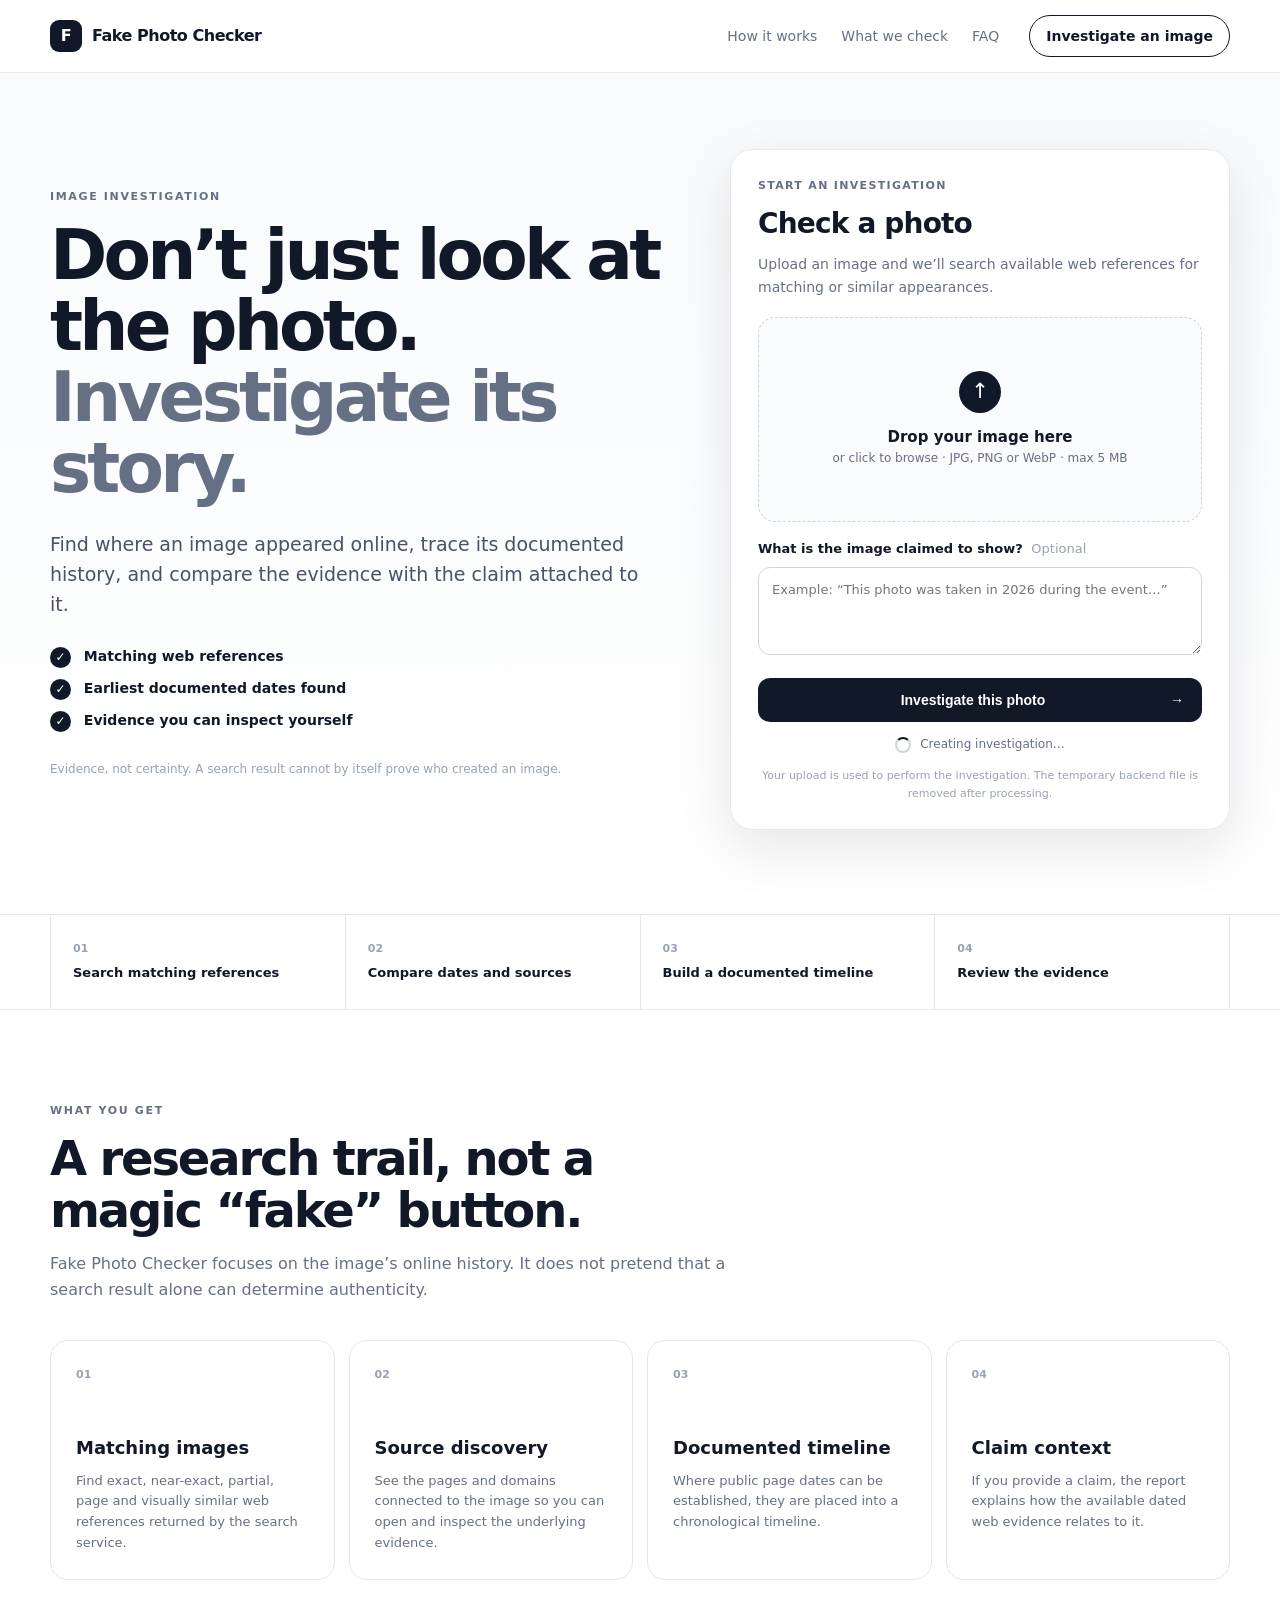
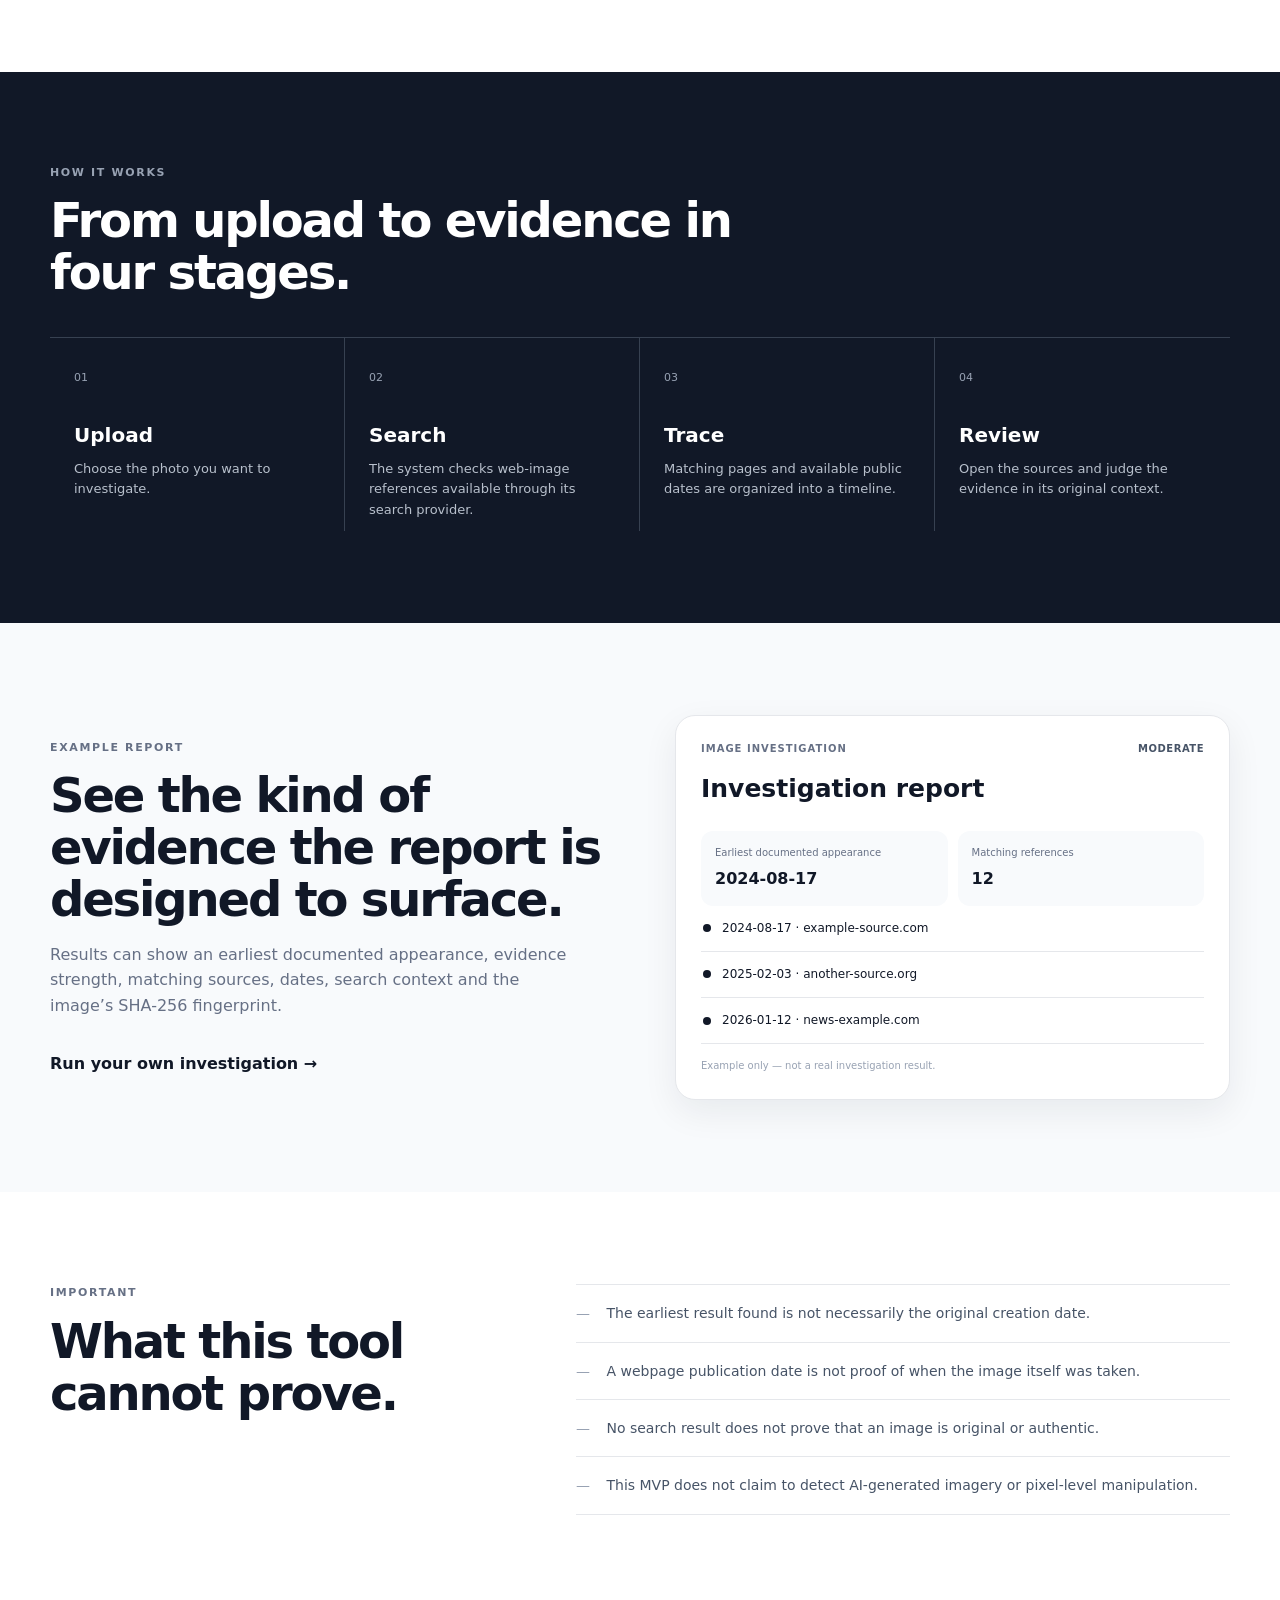
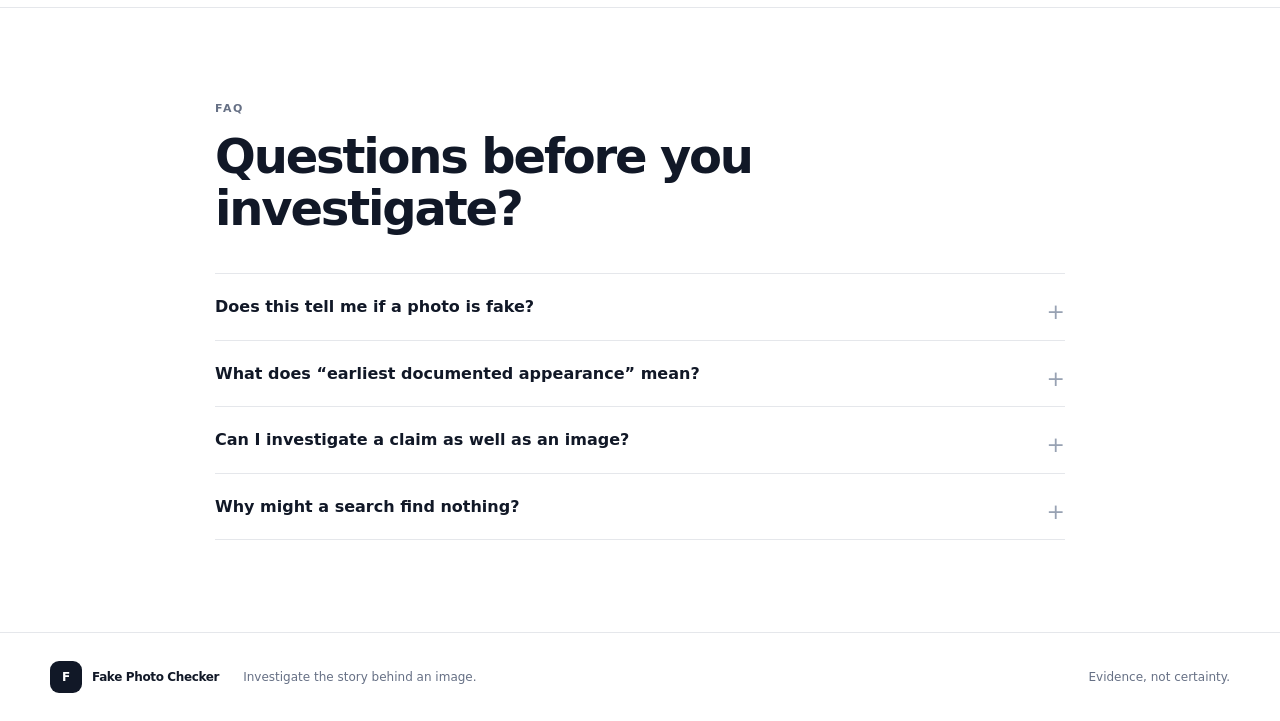
<file: index.html>
<!doctype html>
<html lang="en">
<head>
  <meta charset="utf-8">
  <meta name="viewport" content="width=device-width,initial-scale=1">
  <meta name="description" content="Investigate where a photo appeared online, trace its history, and compare the evidence with the claim.">
  <title>Fake Photo Checker — Investigate an Image</title>
  <link rel="stylesheet" href="main.css">
</head>
<body>
<header class="site-header">
  <div class="container nav">
    <a class="brand" href="index.html" aria-label="Fake Photo Checker home">
      <span class="brand-mark">F</span><span>Fake Photo Checker</span>
    </a>
    <nav class="nav-links">
      <a href="#how-it-works">How it works</a>
      <a href="#what-we-check">What we check</a>
      <a href="#faq">FAQ</a>
    </nav>
    <a class="nav-cta" href="#checker">Investigate an image</a>
  </div>
</header>

<main>
  <section class="hero">
    <div class="container hero-grid">
      <div class="hero-copy">
        <div class="eyebrow">IMAGE INVESTIGATION</div>
        <h1>Don’t just look at the photo. <span>Investigate its story.</span></h1>
        <p class="hero-lead">Find where an image appeared online, trace its documented history, and compare the evidence with the claim attached to it.</p>
        <div class="hero-points">
          <div><span>✓</span> Matching web references</div>
          <div><span>✓</span> Earliest documented dates found</div>
          <div><span>✓</span> Evidence you can inspect yourself</div>
        </div>
        <p class="micro-note">Evidence, not certainty. A search result cannot by itself prove who created an image.</p>
      </div>

      <div class="checker-card" id="checker">
        <div class="card-kicker">START AN INVESTIGATION</div>
        <h2>Check a photo</h2>
        <p class="card-intro">Upload an image and we’ll search available web references for matching or similar appearances.</p>

        <label class="dropzone" id="dropzone" for="imageInput">
          <input id="imageInput" type="file" accept="image/jpeg,image/png,image/webp" hidden>
          <div class="upload-icon">↑</div>
          <strong id="dropTitle">Drop your image here</strong>
          <span id="dropText">or click to browse · JPG, PNG or WebP · max 5 MB</span>
          <img id="preview" alt="Selected image preview" hidden>
        </label>

        <div class="field">
          <label for="claim">What is the image claimed to show? <span>Optional</span></label>
          <textarea id="claim" maxlength="500" rows="3" placeholder="Example: “This photo was taken in 2026 during the event…”"></textarea>
        </div>

        <div id="errorBox" class="inline-error" hidden></div>
        <button id="checkBtn" class="primary-btn" type="button">Investigate this photo <span>→</span></button>
        <div id="progress" class="progress" hidden><span class="spinner"></span><span>Creating investigation…</span></div>
        <p class="privacy-note">Your upload is used to perform the investigation. The temporary backend file is removed after processing.</p>
      </div>
    </div>
  </section>

  <section class="section trust-strip">
    <div class="container trust-grid">
      <div><strong>01</strong><span>Search matching references</span></div>
      <div><strong>02</strong><span>Compare dates and sources</span></div>
      <div><strong>03</strong><span>Build a documented timeline</span></div>
      <div><strong>04</strong><span>Review the evidence</span></div>
    </div>
  </section>

  <section class="section" id="what-we-check">
    <div class="container">
      <div class="section-heading">
        <div class="eyebrow">WHAT YOU GET</div>
        <h2>A research trail, not a magic “fake” button.</h2>
        <p>Fake Photo Checker focuses on the image’s online history. It does not pretend that a search result alone can determine authenticity.</p>
      </div>
      <div class="feature-grid">
        <article class="feature-card"><div class="feature-number">01</div><h3>Matching images</h3><p>Find exact, near-exact, partial, page and visually similar web references returned by the search service.</p></article>
        <article class="feature-card"><div class="feature-number">02</div><h3>Source discovery</h3><p>See the pages and domains connected to the image so you can open and inspect the underlying evidence.</p></article>
        <article class="feature-card"><div class="feature-number">03</div><h3>Documented timeline</h3><p>Where public page dates can be established, they are placed into a chronological timeline.</p></article>
        <article class="feature-card"><div class="feature-number">04</div><h3>Claim context</h3><p>If you provide a claim, the report explains how the available dated web evidence relates to it.</p></article>
      </div>
    </div>
  </section>

  <section class="section dark-section" id="how-it-works">
    <div class="container">
      <div class="section-heading light">
        <div class="eyebrow">HOW IT WORKS</div>
        <h2>From upload to evidence in four stages.</h2>
      </div>
      <div class="process-grid">
        <article><span>01</span><h3>Upload</h3><p>Choose the photo you want to investigate.</p></article>
        <article><span>02</span><h3>Search</h3><p>The system checks web-image references available through its search provider.</p></article>
        <article><span>03</span><h3>Trace</h3><p>Matching pages and available public dates are organized into a timeline.</p></article>
        <article><span>04</span><h3>Review</h3><p>Open the sources and judge the evidence in its original context.</p></article>
      </div>
    </div>
  </section>

  <section class="section example-section">
    <div class="container example-grid">
      <div>
        <div class="eyebrow">EXAMPLE REPORT</div>
        <h2>See the kind of evidence the report is designed to surface.</h2>
        <p>Results can show an earliest documented appearance, evidence strength, matching sources, dates, search context and the image’s SHA-256 fingerprint.</p>
        <a class="text-link" href="#checker">Run your own investigation →</a>
      </div>
      <div class="mock-report">
        <div class="mock-top"><span>IMAGE INVESTIGATION</span><b>MODERATE</b></div>
        <h3>Investigation report</h3>
        <div class="mock-metrics"><div><small>Earliest documented appearance</small><strong>2024-08-17</strong></div><div><small>Matching references</small><strong>12</strong></div></div>
        <div class="mock-line"><i></i><span>2024-08-17 · example-source.com</span></div>
        <div class="mock-line"><i></i><span>2025-02-03 · another-source.org</span></div>
        <div class="mock-line"><i></i><span>2026-01-12 · news-example.com</span></div>
        <p class="mock-note">Example only — not a real investigation result.</p>
      </div>
    </div>
  </section>

  <section class="section limitations">
    <div class="container limitation-grid">
      <div>
        <div class="eyebrow">IMPORTANT</div>
        <h2>What this tool cannot prove.</h2>
      </div>
      <div class="limitation-list">
        <p><span>—</span> The earliest result found is not necessarily the original creation date.</p>
        <p><span>—</span> A webpage publication date is not proof of when the image itself was taken.</p>
        <p><span>—</span> No search result does not prove that an image is original or authentic.</p>
        <p><span>—</span> This MVP does not claim to detect AI-generated imagery or pixel-level manipulation.</p>
      </div>
    </div>
  </section>

  <section class="section faq" id="faq">
    <div class="container narrow">
      <div class="section-heading">
        <div class="eyebrow">FAQ</div>
        <h2>Questions before you investigate?</h2>
      </div>
      <details><summary>Does this tell me if a photo is fake?</summary><p>Not by itself. The current MVP investigates online history and evidence. A later forensic module can separately analyze manipulation or synthetic-generation indicators.</p></details>
      <details><summary>What does “earliest documented appearance” mean?</summary><p>It means the earliest dated web evidence found in the returned results after bounded date analysis. It is not a guaranteed original upload or creation date.</p></details>
      <details><summary>Can I investigate a claim as well as an image?</summary><p>Yes. Add the claim or caption you are checking. The report can compare it with the dated web evidence that was found.</p></details>
      <details><summary>Why might a search find nothing?</summary><p>Search coverage is incomplete. Private pages, deleted content, unindexed pages and images with little web presence may not appear.</p></details>
    </div>
  </section>
</main>

<footer class="footer">
  <div class="container footer-inner">
    <a class="brand" href="index.html"><span class="brand-mark">F</span><span>Fake Photo Checker</span></a>
    <p>Investigate the story behind an image.</p>
    <span>Evidence, not certainty.</span>
  </div>
</footer>
<script src="app.js" defer></script>
</body>
</html>
</file>
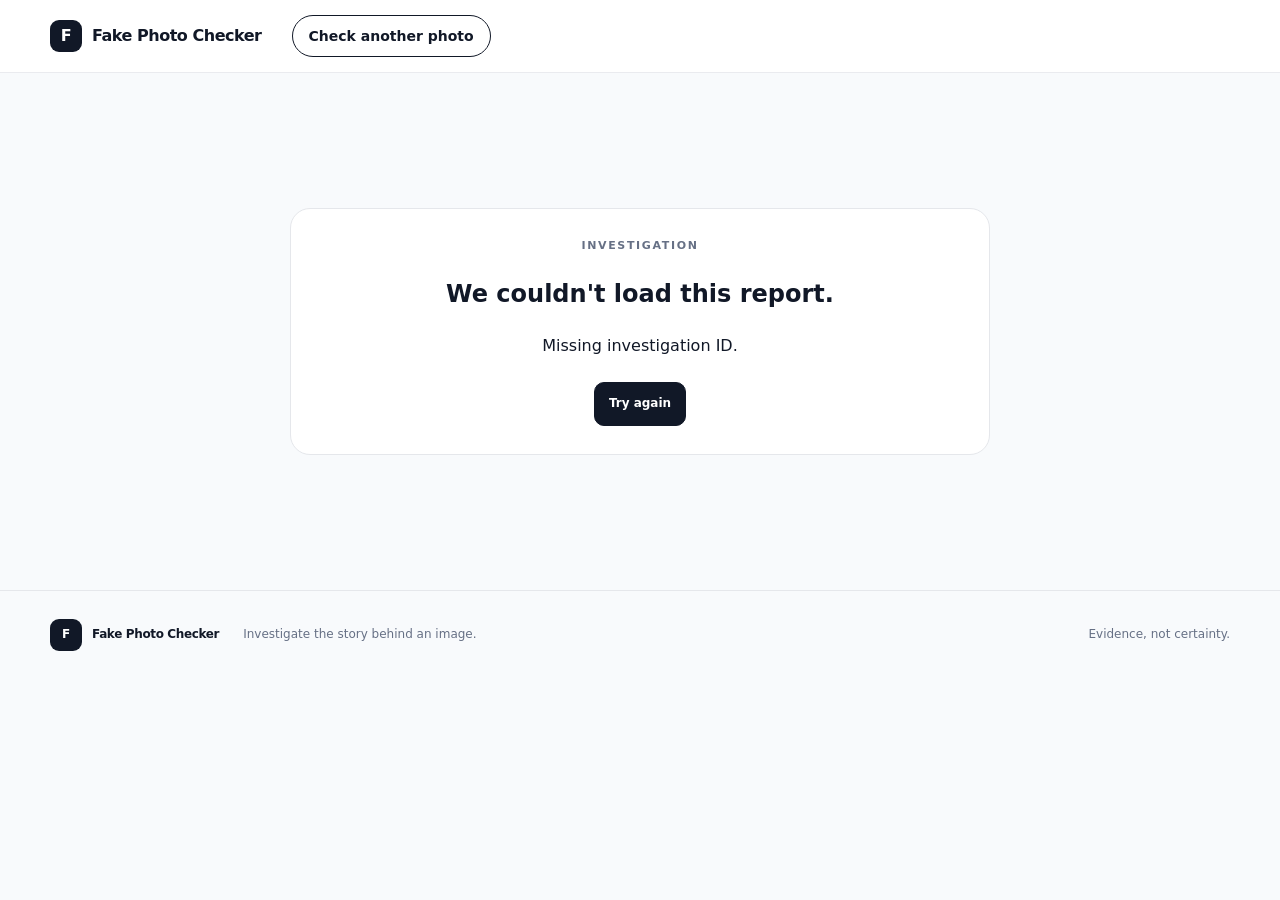
<file: report.html>
<!doctype html>
<html lang="en">
<head>
<meta charset="utf-8"><meta name="viewport" content="width=device-width,initial-scale=1">
<title>Investigation Report — Fake Photo Checker</title>
<link rel="stylesheet" href="main.css">
</head>
<body class="report-page">
<header class="site-header"><div class="container nav">
<a class="brand" href="index.html"><span class="brand-mark">F</span><span>Fake Photo Checker</span></a>
<a class="nav-cta" href="index.html#checker">Check another photo</a>
</div></header>
<main class="report-shell"><div class="container" id="reportRoot">
<div class="loading-card"><div class="spinner"></div><strong>Loading investigation…</strong><p class="report-id">Your report will update automatically while processing.</p></div>
</div></main>
<footer class="footer"><div class="container footer-inner"><a class="brand" href="index.html"><span class="brand-mark">F</span><span>Fake Photo Checker</span></a><p>Investigate the story behind an image.</p><span>Evidence, not certainty.</span></div></footer>
<script src="report.js" defer></script>
</body>
</html>
</file>
<file: main.css>
:root{
  --ink:#111827;--muted:#667085;--line:#e5e7eb;--soft:#f7f8fa;--paper:#fff;
  --accent:#111827;--accent-soft:#eef2f6;--danger:#b42318;--max:1180px;
  --radius:22px;--shadow:0 18px 55px rgba(16,24,40,.10)
}
*{box-sizing:border-box}
html{scroll-behavior:smooth}
body{margin:0;font-family:Inter,ui-sans-serif,system-ui,-apple-system,BlinkMacSystemFont,"Segoe UI",sans-serif;color:var(--ink);background:var(--paper);line-height:1.6}
a{color:inherit}
.container{width:min(calc(100% - 40px),var(--max));margin:auto}
.site-header{position:sticky;top:0;z-index:20;background:rgba(255,255,255,.92);backdrop-filter:blur(14px);border-bottom:1px solid rgba(229,231,235,.8)}
.nav{height:72px;display:flex;align-items:center;gap:30px}
.brand{display:inline-flex;align-items:center;gap:10px;text-decoration:none;font-weight:800;letter-spacing:-.03em}
.brand-mark{width:32px;height:32px;display:grid;place-items:center;background:#111827;color:#fff;border-radius:9px;font-weight:900}
.nav-links{display:flex;gap:24px;margin-left:auto}
.nav-links a,.nav-cta{font-size:14px;text-decoration:none}
.nav-links a{color:#667085}
.nav-links a:hover{color:#111827}
.nav-cta{border:1px solid #111827;border-radius:999px;padding:9px 16px;font-weight:700}
.hero{background:linear-gradient(180deg,#f8fafc 0%,#fff 100%);padding:76px 0 84px;border-bottom:1px solid var(--line)}
.hero-grid{display:grid;grid-template-columns:1fr 500px;gap:70px;align-items:center}
.eyebrow{font-size:11px;letter-spacing:.15em;font-weight:800;color:#667085;margin-bottom:14px}
.hero h1{font-size:clamp(42px,5.4vw,72px);line-height:1.03;letter-spacing:-.055em;margin:0 0 24px;max-width:720px}
.hero h1 span{color:#667085}
.hero-lead{font-size:19px;color:#475467;max-width:650px;margin:0 0 25px}
.hero-points{display:grid;gap:9px;font-weight:650;font-size:14px}
.hero-points span{display:inline-grid;place-items:center;width:21px;height:21px;border-radius:50%;background:#111827;color:#fff;font-size:12px;margin-right:8px}
.micro-note{font-size:12px;color:#98a2b3;margin-top:28px;max-width:560px}
.checker-card{background:#fff;border:1px solid var(--line);border-radius:var(--radius);padding:27px;box-shadow:var(--shadow)}
.card-kicker{font-size:11px;font-weight:800;letter-spacing:.12em;color:#667085}
.checker-card h2{font-size:28px;letter-spacing:-.03em;margin:7px 0}
.card-intro{color:#667085;font-size:14px;margin:0 0 19px}
.dropzone{min-height:205px;border:1.5px dashed #cbd5e1;border-radius:17px;background:#fafbfc;display:flex;flex-direction:column;align-items:center;justify-content:center;text-align:center;padding:20px;cursor:pointer;transition:.18s}
.dropzone:hover,.dropzone.dragging{border-color:#111827;background:#f4f6f8}
.dropzone.has-file{border-style:solid}
.upload-icon{width:42px;height:42px;border-radius:50%;background:#111827;color:#fff;display:grid;place-items:center;font-size:21px;margin-bottom:12px}
.dropzone strong{font-size:15px;max-width:100%;overflow:hidden;text-overflow:ellipsis;white-space:nowrap}
.dropzone span{font-size:12px;color:#667085}
.dropzone img{max-height:120px;max-width:90%;object-fit:contain;border-radius:12px;margin-bottom:12px}
.field{margin-top:17px}.field label{display:block;font-size:13px;font-weight:750;margin-bottom:7px}.field label span{color:#98a2b3;font-weight:500;margin-left:4px}
textarea{width:100%;resize:vertical;min-height:85px;border:1px solid #d0d5dd;border-radius:12px;padding:12px 13px;font:inherit;font-size:13px;outline:none}
textarea:focus{border-color:#111827;box-shadow:0 0 0 3px #eef2f6}
.primary-btn{width:100%;margin-top:15px;border:0;border-radius:12px;background:#111827;color:#fff;padding:14px 18px;font-weight:800;font-size:14px;cursor:pointer}
.primary-btn:hover{background:#273142}.primary-btn:disabled{opacity:.55;cursor:wait}.primary-btn span{float:right}
.privacy-note{font-size:11px;color:#98a2b3;text-align:center;margin:13px 0 0}
.progress{display:flex;align-items:center;justify-content:center;gap:9px;color:#667085;font-size:12px;padding-top:13px}
.spinner{width:16px;height:16px;border:2px solid #d0d5dd;border-top-color:#111827;border-radius:50%;animation:spin .8s linear infinite}
@keyframes spin{to{transform:rotate(360deg)}}
.inline-error{margin-top:13px;border:1px solid #fecdca;background:#fff6f6;color:var(--danger);border-radius:10px;padding:10px 12px;font-size:12px}
.section{padding:92px 0}.trust-strip{padding:0;border-bottom:1px solid var(--line)}
.trust-grid{display:grid;grid-template-columns:repeat(4,1fr);border-left:1px solid var(--line)}
.trust-grid div{padding:25px 22px;border-right:1px solid var(--line);display:flex;flex-direction:column;gap:5px}
.trust-grid strong{font-size:11px;color:#98a2b3}.trust-grid span{font-size:13px;font-weight:700}
.section-heading{max-width:700px;margin-bottom:38px}.section-heading h2,.example-grid h2,.limitation-grid h2{font-size:clamp(32px,4vw,48px);line-height:1.08;letter-spacing:-.045em;margin:0 0 14px}.section-heading p{color:#667085;margin:0}
.feature-grid{display:grid;grid-template-columns:repeat(4,1fr);gap:14px}
.feature-card{border:1px solid var(--line);border-radius:18px;padding:25px;background:#fff}
.feature-number{font-size:11px;font-weight:800;color:#98a2b3;margin-bottom:50px}.feature-card h3{font-size:18px;margin:0 0 8px}.feature-card p{font-size:13px;color:#667085;margin:0}
.dark-section{background:#111827;color:#fff}.dark-section .eyebrow{color:#98a2b3}.section-heading.light p{color:#b8c0cc}
.process-grid{display:grid;grid-template-columns:repeat(4,1fr);gap:0;border-top:1px solid #374151}
.process-grid article{padding:25px 24px 10px;border-right:1px solid #374151}.process-grid article:last-child{border-right:0}.process-grid span{font-size:11px;color:#98a2b3}.process-grid h3{font-size:20px;margin:30px 0 8px}.process-grid p{font-size:13px;color:#b8c0cc;margin:0}
.example-section{background:#f8fafc}.example-grid{display:grid;grid-template-columns:1fr 1fr;gap:70px;align-items:center}.example-grid p{color:#667085;max-width:520px}.text-link{display:inline-block;margin-top:16px;font-weight:800;text-decoration:none}
.mock-report{background:#fff;border:1px solid var(--line);border-radius:20px;padding:25px;box-shadow:0 12px 35px rgba(16,24,40,.07)}.mock-top{display:flex;justify-content:space-between;font-size:10px;letter-spacing:.1em;font-weight:800;color:#667085}.mock-top b{letter-spacing:.05em;color:#475467}.mock-report h3{font-size:25px;margin:12px 0 22px}.mock-metrics{display:grid;grid-template-columns:1fr 1fr;gap:10px}.mock-metrics div{background:#f8fafc;border-radius:12px;padding:14px}.mock-metrics small{display:block;color:#667085;font-size:10px}.mock-metrics strong{display:block;margin-top:5px}.mock-line{display:flex;align-items:center;gap:11px;border-bottom:1px solid var(--line);padding:13px 2px;font-size:12px}.mock-line i{width:8px;height:8px;border-radius:50%;background:#111827}.mock-note{font-size:10px!important;margin:14px 0 0!important;color:#98a2b3!important}
.limitations{border-bottom:1px solid var(--line)}.limitation-grid{display:grid;grid-template-columns:.8fr 1.2fr;gap:90px}.limitation-list{border-top:1px solid var(--line)}.limitation-list p{border-bottom:1px solid var(--line);padding:17px 0;margin:0;color:#475467;font-size:14px}.limitation-list span{color:#98a2b3;margin-right:12px}
.narrow{max-width:850px}.faq details{border-top:1px solid var(--line);padding:20px 0}.faq details:last-child{border-bottom:1px solid var(--line)}.faq summary{cursor:pointer;font-weight:750;list-style:none}.faq summary::-webkit-details-marker{display:none}.faq summary:after{content:"+";float:right;font-size:22px;font-weight:400;color:#98a2b3}.faq details[open] summary:after{content:"−"}.faq details p{color:#667085;font-size:14px;max-width:700px}
.footer{border-top:1px solid var(--line);padding:28px 0}.footer-inner{display:flex;align-items:center;gap:24px;font-size:12px;color:#667085}.footer-inner p{margin:0 auto 0 0}.footer-inner .brand{color:#111827}
.report-page{background:#f8fafc;min-height:100vh}.report-shell{padding:55px 0}.loading-card,.report-card{background:#fff;border:1px solid var(--line);border-radius:20px;padding:28px}.loading-card{text-align:center;max-width:700px;margin:80px auto}.loading-card .spinner{margin:0 auto 15px}.report-head{display:flex;justify-content:space-between;gap:20px;align-items:flex-start;margin-bottom:24px}.report-head h1{font-size:44px;line-height:1.05;letter-spacing:-.045em;margin:6px 0}.report-id{font-size:11px;color:#98a2b3}.status-pill,.match-pill{display:inline-flex;border-radius:999px;padding:6px 10px;background:#eef2f6;font-size:10px;font-weight:800;letter-spacing:.06em}.metric-grid{display:grid;grid-template-columns:repeat(3,1fr);gap:12px}.metric{background:#f8fafc;border-radius:14px;padding:17px}.metric small{display:block;color:#667085;font-size:11px}.metric strong{display:block;font-size:20px;margin-top:5px}.report-section{margin-top:20px}.report-section h2{font-size:20px;margin:0 0 13px}.summary{font-size:15px;color:#344054}.claim-box,.notice{border:1px solid #d0d5dd;border-radius:13px;padding:15px;margin-top:15px;background:#fafbfc}.claim-box strong,.notice strong{font-size:12px}.claim-box p,.notice p{margin:5px 0 0;color:#667085;font-size:13px}.timeline{position:relative;margin:15px 0 0;padding-left:22px;border-left:1px solid #d0d5dd}.timeline-item{position:relative;padding:0 0 22px 16px}.timeline-item:before{content:"";position:absolute;left:-27px;top:4px;width:9px;height:9px;background:#111827;border-radius:50%}.timeline-date{font-size:11px;font-weight:800}.timeline-title{font-size:13px;font-weight:700}.timeline-meta{font-size:11px;color:#667085}
.source-list{display:grid;gap:10px}.source-card{border:1px solid var(--line);border-radius:13px;padding:15px}.source-card-top{display:flex;gap:10px;align-items:center}.source-card h3{font-size:14px;margin:8px 0 3px}.source-meta{font-size:11px;color:#667085}.source-link{font-size:12px;font-weight:800;text-decoration:none}.counts{display:grid;grid-template-columns:repeat(4,1fr);gap:9px}.count{border:1px solid var(--line);border-radius:12px;padding:12px}.count b{display:block;font-size:18px}.count span{font-size:10px;color:#667085}.hash{word-break:break-all;background:#f8fafc;padding:12px;border-radius:10px;font:11px ui-monospace,SFMono-Regular,Menlo,monospace}
.report-actions{display:flex;gap:10px;flex-wrap:wrap;margin-top:24px}.report-actions a,.report-actions button{border:1px solid #d0d5dd;background:#fff;border-radius:10px;padding:11px 14px;font-weight:750;font-size:12px;text-decoration:none;cursor:pointer}.report-actions .dark{background:#111827;color:#fff;border-color:#111827}
@media(max-width:900px){.hero-grid,.example-grid,.limitation-grid{grid-template-columns:1fr;gap:40px}.feature-grid{grid-template-columns:repeat(2,1fr)}.trust-grid{grid-template-columns:repeat(2,1fr)}.process-grid{grid-template-columns:repeat(2,1fr)}.process-grid article:nth-child(2){border-right:0}.nav-links{display:none}}
@media(max-width:620px){.container{width:min(calc(100% - 28px),var(--max))}.nav{height:64px}.nav-cta{padding:8px 12px}.hero{padding:48px 0 55px}.hero h1{font-size:42px}.checker-card{padding:19px}.section{padding:65px 0}.feature-grid,.trust-grid,.process-grid,.metric-grid,.counts{grid-template-columns:1fr}.trust-grid div{border-bottom:1px solid var(--line)}.example-grid{gap:28px}.report-head{flex-direction:column}.report-head h1{font-size:36px}.footer-inner{flex-wrap:wrap}.footer-inner p{order:3;width:100%}}
</file>
